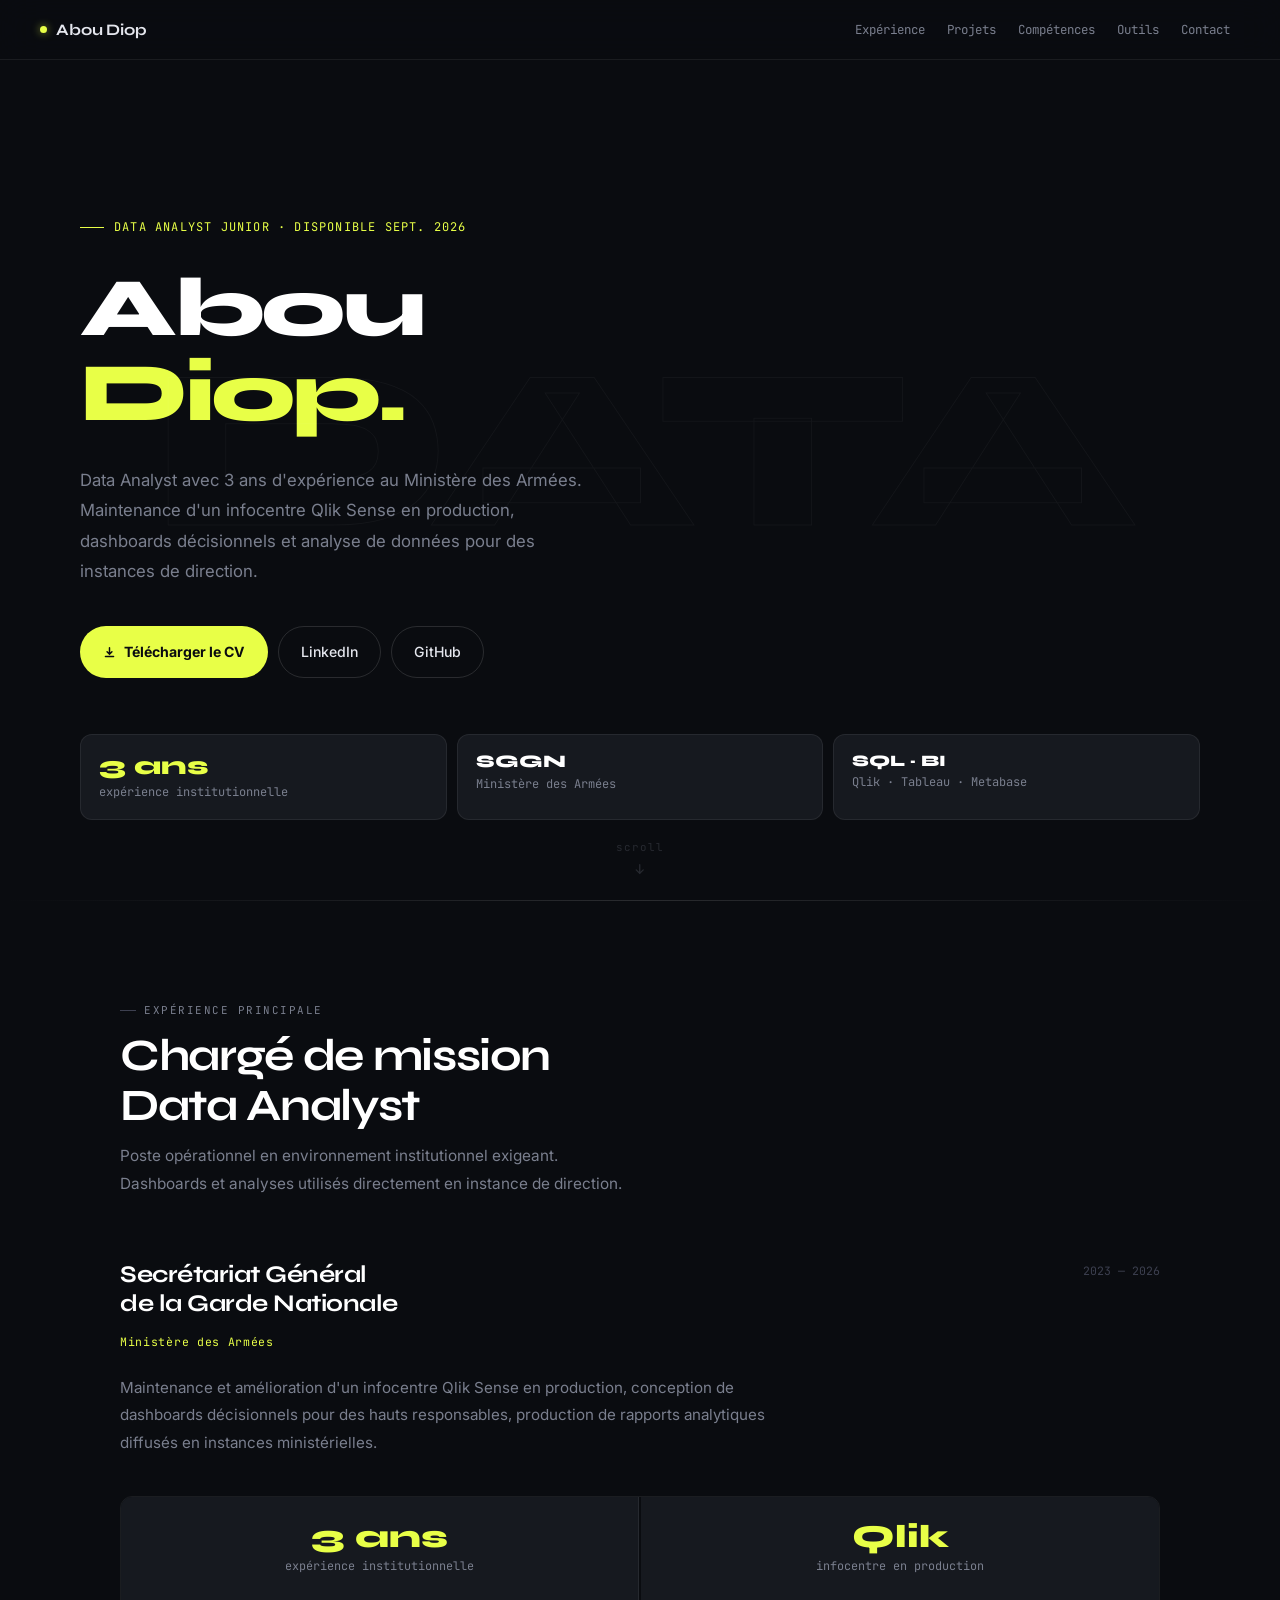
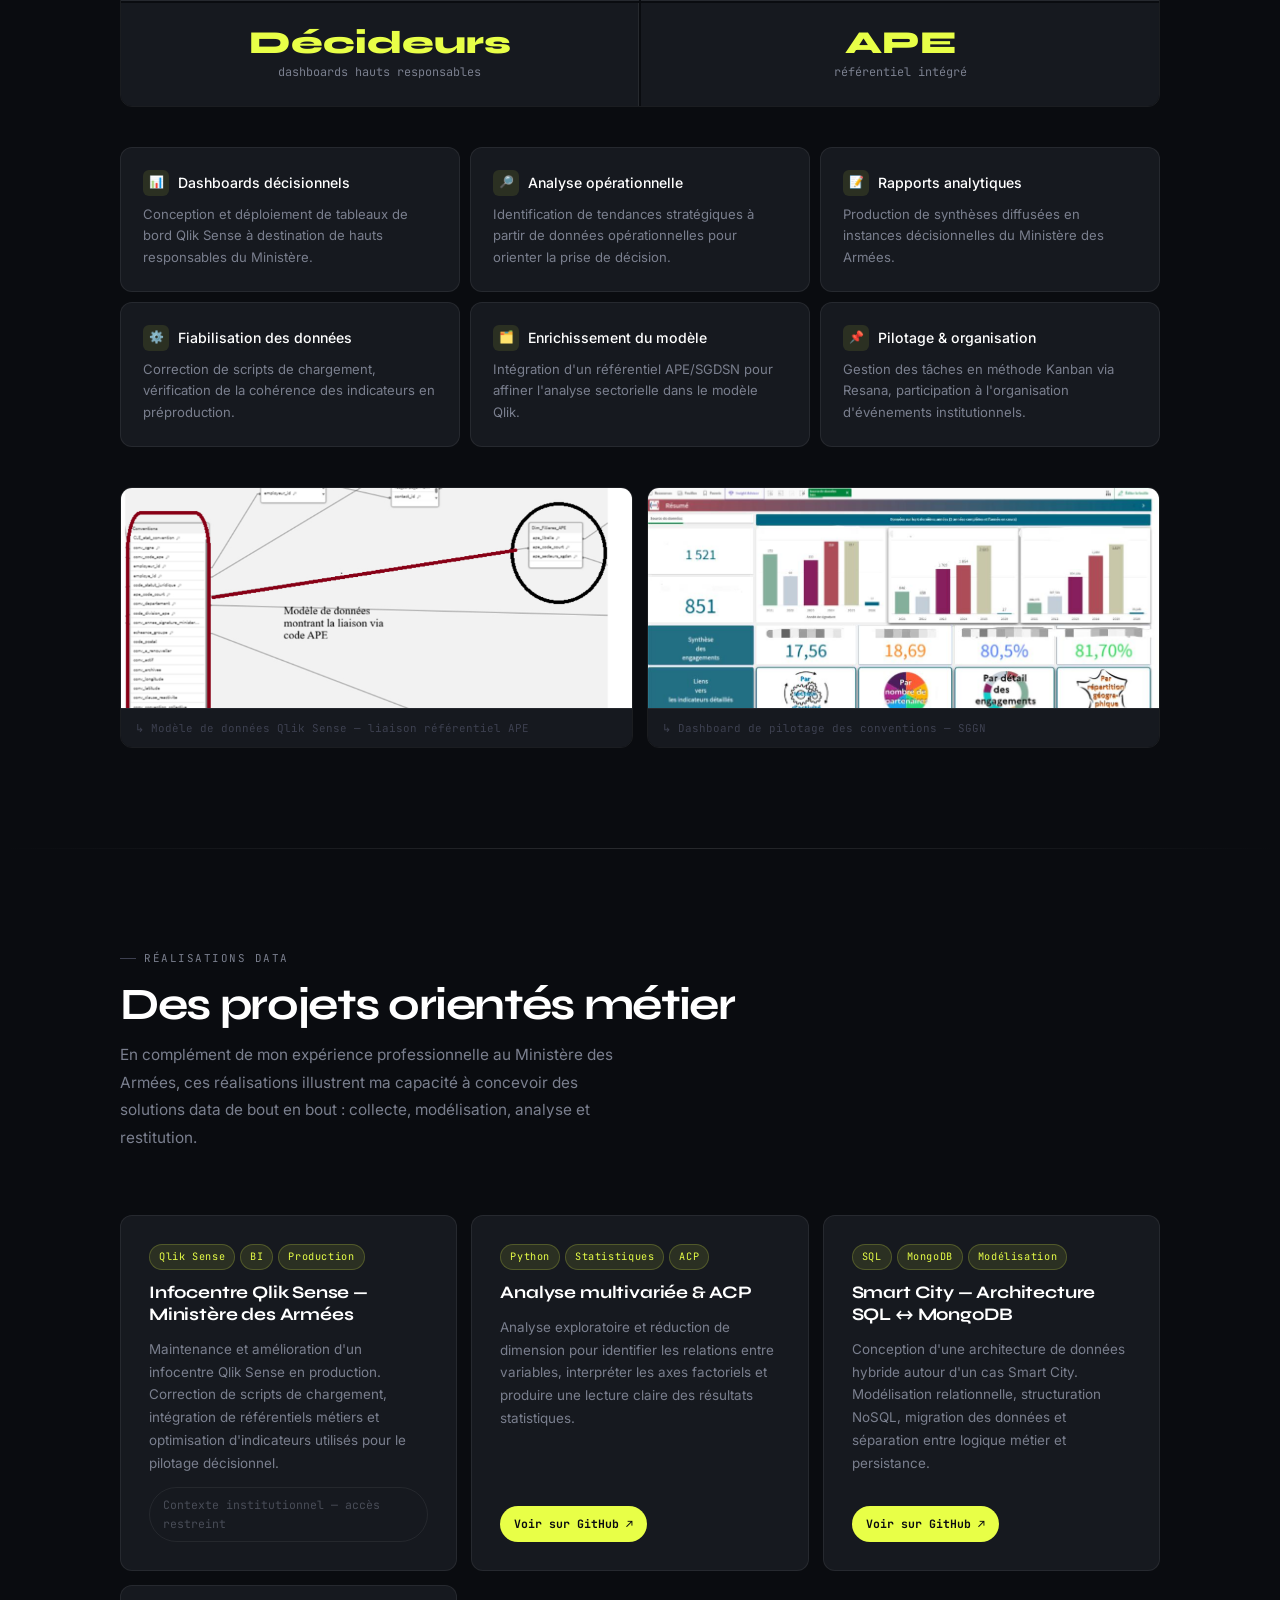
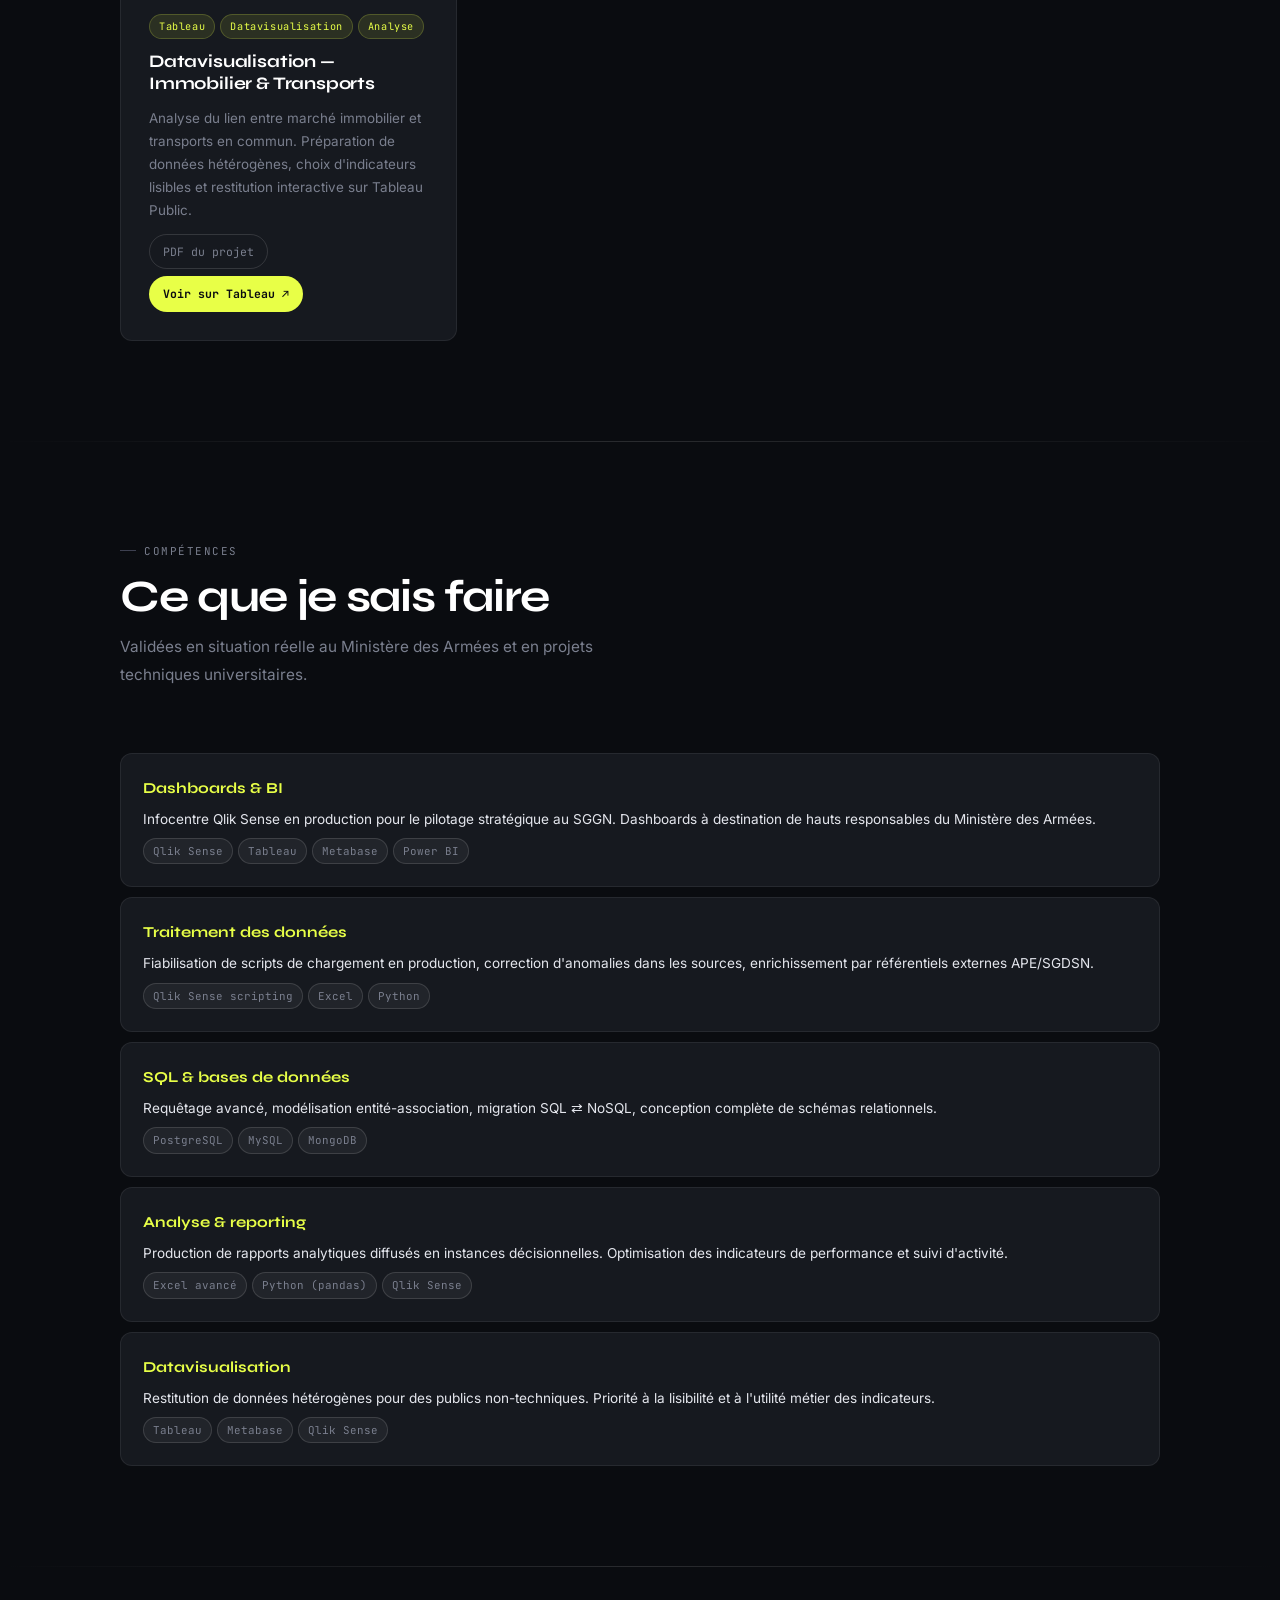
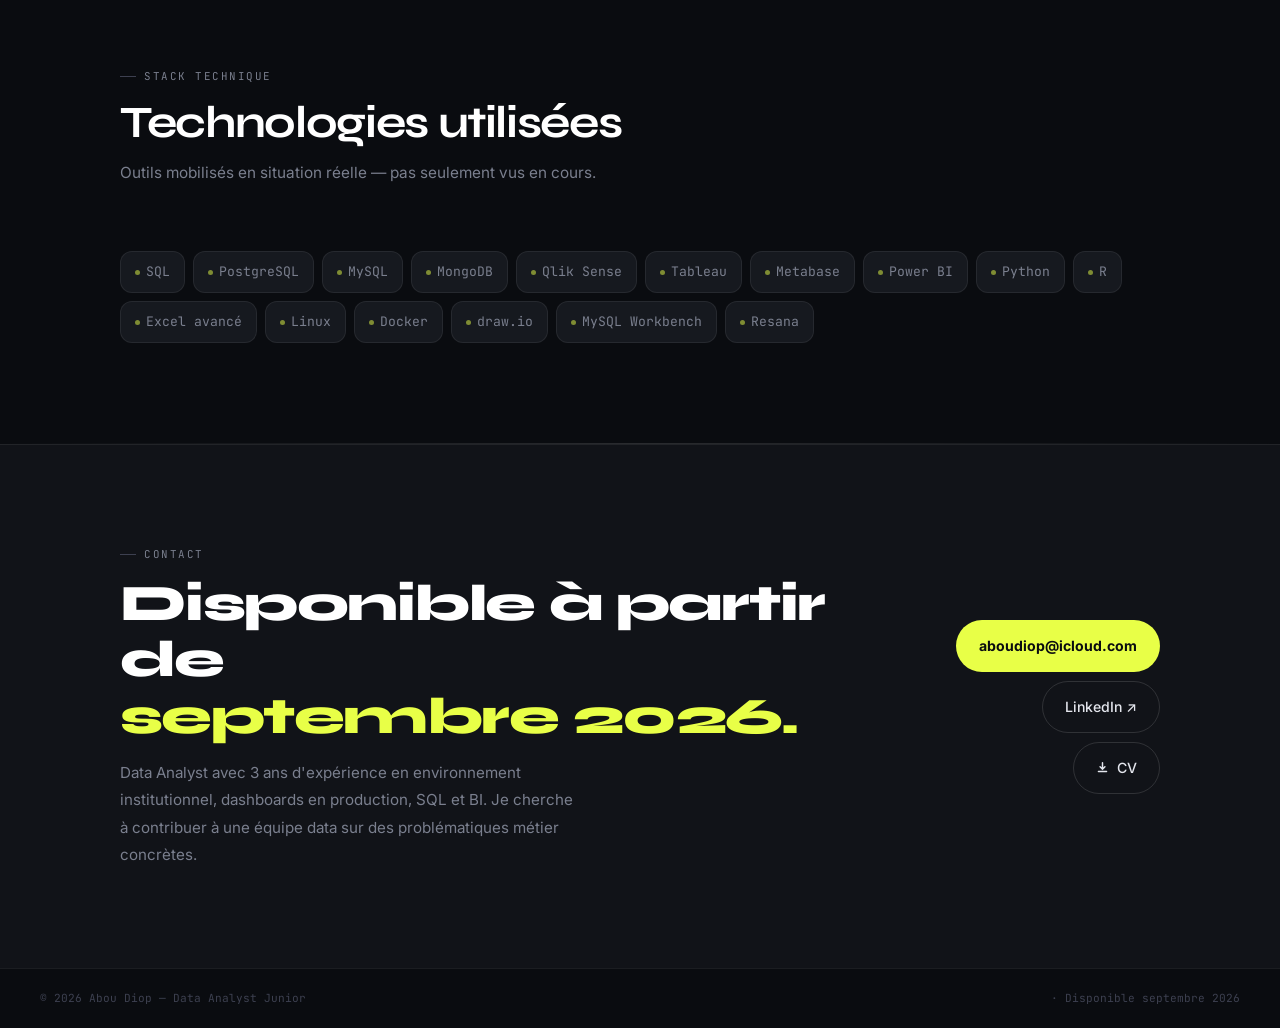
<file: index.html>
<!DOCTYPE html>
<html lang="fr">
<head>
<meta charset="UTF-8"/>
<meta name="viewport" content="width=device-width, initial-scale=1.0"/>
<title>Abou Diop — Data Analyst</title>
<meta name="description" content="Abou Diop, Data Analyst Junior. 3 ans au Ministère des Armées. Dashboards décisionnels, SQL, BI."/>
<link rel="preconnect" href="https://fonts.googleapis.com"/>
<link rel="preconnect" href="https://fonts.gstatic.com" crossorigin/>
<link href="https://fonts.googleapis.com/css2?family=Syne:wght@400;600;700;800&family=Inter:wght@300;400;500&family=JetBrains+Mono:wght@400;500&display=swap" rel="stylesheet"/>
<style>
*,*::before,*::after{box-sizing:border-box;margin:0;padding:0}
:root{
  --ink:#0a0c10;
  --ink2:#111318;
  --surface:#16191f;
  --border:rgba(255,255,255,.07);
  --border2:rgba(255,255,255,.13);
  --text:#e4e6ed;
  --muted:#7a7f8e;
  --faint:#3d4050;
  --accent:#e8ff47;
  --accent-rgb:232,255,71;
  --r:12px;
  --max:1120px;
  --mono:'JetBrains Mono',monospace;
  --sans:'Inter',sans-serif;
  --display:'Syne',sans-serif;
}
html{scroll-behavior:smooth}
body{
  font-family:var(--sans);
  font-size:16px;
  line-height:1.7;
  background:var(--ink);
  color:var(--text);
  overflow-x:hidden;
}
a{color:inherit;text-decoration:none}
img{display:block;max-width:100%;height:auto}

/* ── LAYOUT ── */
.wrap{max-width:var(--max);margin:0 auto;padding:0 clamp(16px,4vw,40px)}

/* ── NAV ── */
nav{
  position:fixed;top:0;left:0;right:0;z-index:100;
  padding:0 clamp(16px,4vw,40px);
  display:flex;align-items:center;justify-content:space-between;
  height:60px;
  background:rgba(10,12,16,.88);
  backdrop-filter:blur(20px);
  -webkit-backdrop-filter:blur(20px);
  border-bottom:1px solid var(--border);
}
.nav-brand{
  font-family:var(--display);font-size:1rem;font-weight:700;
  letter-spacing:-.01em;display:flex;align-items:center;gap:9px;
}
.nav-dot{
  width:7px;height:7px;border-radius:50%;background:var(--accent);
  box-shadow:0 0 8px rgba(var(--accent-rgb),.6);
  animation:blink 3s ease-in-out infinite;flex-shrink:0;
}
@keyframes blink{0%,100%{opacity:1}50%{opacity:.3}}
.nav-links{display:flex;gap:2px}
.nav-links a{
  font-size:.78rem;color:var(--muted);padding:6px 10px;
  border-radius:99px;font-family:var(--mono);
  transition:color .15s,background .15s;
}
.nav-links a:hover{color:var(--text);background:rgba(255,255,255,.06)}

/* ── HERO ── */
#hero{
  min-height:100svh;
  display:flex;flex-direction:column;justify-content:flex-end;
  padding:clamp(90px,15vw,130px) clamp(16px,4vw,40px) clamp(48px,8vw,80px);
  position:relative;overflow:hidden;
}
.hero-bg-text{
  position:absolute;top:50%;left:50%;
  transform:translate(-50%,-50%);
  font-family:var(--display);
  font-size:clamp(80px,18vw,260px);
  font-weight:800;color:transparent;
  -webkit-text-stroke:1px rgba(255,255,255,.04);
  white-space:nowrap;pointer-events:none;user-select:none;
  letter-spacing:-.04em;line-height:1;
}
.hero-content{max-width:var(--max);margin:0 auto;width:100%}
.hero-tag{
  font-family:var(--mono);font-size:clamp(.65rem,.8rem + .1vw,.75rem);
  color:var(--accent);letter-spacing:.1em;text-transform:uppercase;
  margin-bottom:clamp(18px,3vw,28px);
  display:flex;align-items:center;gap:10px;flex-wrap:wrap;
}
.hero-tag::before{content:'';width:24px;height:1px;background:var(--accent);flex-shrink:0}
h1{
  font-family:var(--display);
  font-size:clamp(2.6rem,8vw,5.2rem);
  font-weight:800;line-height:1.03;letter-spacing:-.04em;
  color:#fff;margin-bottom:clamp(16px,3vw,28px);
}
h1 em{font-style:normal;color:var(--accent)}
.hero-desc{
  font-size:clamp(.9rem,1rem + .1vw,1.05rem);
  color:var(--muted);max-width:520px;line-height:1.8;
  margin-bottom:clamp(28px,4vw,40px);
}
.hero-ctas{display:flex;flex-wrap:wrap;gap:10px;margin-bottom:clamp(36px,6vw,56px)}

/* STAT CARDS — horizontal scroll on tiny screens */
.hero-stats{
  display:grid;
  grid-template-columns:repeat(3,1fr);
  gap:10px;
}
.hero-stat{
  background:var(--surface);border:1px solid var(--border);
  border-radius:var(--r);padding:clamp(12px,2vw,18px);
  transition:border-color .2s;
}
.hero-stat:hover{border-color:var(--border2)}
.hero-stat-num{
  font-family:var(--display);font-weight:800;color:#fff;
  line-height:1;margin-bottom:5px;
  font-size:clamp(1.1rem,2.5vw,1.6rem);
}
.hsn-accent{color:var(--accent)}
.hero-stat-label{font-size:clamp(.68rem,.75rem,.82rem);color:var(--muted);line-height:1.45;font-family:var(--mono)}

/* SCROLL HINT */
.scroll-hint{
  position:absolute;bottom:24px;left:50%;transform:translateX(-50%);
  display:flex;flex-direction:column;align-items:center;gap:6px;
  opacity:.25;font-family:var(--mono);font-size:.68rem;letter-spacing:.1em;color:var(--muted);
  animation:float 2s ease-in-out infinite;
}
@keyframes float{0%,100%{transform:translateX(-50%) translateY(0)}50%{transform:translateX(-50%) translateY(5px)}}
.scroll-hint svg{width:14px;height:14px;stroke:var(--muted)}

/* BUTTONS */
.btn{
  display:inline-flex;align-items:center;gap:8px;
  padding:clamp(10px,1.5vw,13px) clamp(16px,2vw,22px);
  border-radius:99px;font-size:clamp(.8rem,.88rem,.92rem);font-weight:500;
  border:1px solid var(--border2);transition:all .18s;cursor:pointer;white-space:nowrap;
}
.btn:hover{transform:translateY(-1px)}
.btn-accent{background:var(--accent);color:var(--ink);border-color:transparent;font-weight:700}
.btn-accent:hover{background:#f0ff6a;box-shadow:0 0 28px rgba(var(--accent-rgb),.28)}
.btn-outline{background:transparent;color:var(--text)}
.btn-outline:hover{background:rgba(255,255,255,.06)}

/* SECTIONS */
section{padding:clamp(60px,8vw,100px) 0;position:relative}
.section-line{width:100%;height:1px;background:linear-gradient(90deg,transparent,var(--border2),transparent)}
.section-header{margin-bottom:clamp(36px,5vw,64px)}
.s-tag{
  font-family:var(--mono);font-size:.68rem;letter-spacing:.14em;
  text-transform:uppercase;color:var(--muted);margin-bottom:12px;
  display:flex;align-items:center;gap:8px;
}
.s-tag::before{content:'';width:16px;height:1px;background:var(--faint);flex-shrink:0}
h2{
  font-family:var(--display);font-size:clamp(1.6rem,3.5vw,2.8rem);
  font-weight:700;letter-spacing:-.03em;color:#fff;line-height:1.1;
}
.s-lead{margin-top:12px;font-size:clamp(.88rem,.96rem,1rem);color:var(--muted);max-width:520px;line-height:1.8}

/* EXPERIENCE */
.exp-meta{
  display:flex;align-items:flex-start;justify-content:space-between;
  flex-wrap:wrap;gap:12px;margin-bottom:20px;
}
.exp-org-name{
  font-family:var(--display);font-size:clamp(1.1rem,2.5vw,1.5rem);
  font-weight:700;color:#fff;letter-spacing:-.02em;line-height:1.2;margin-bottom:8px;
}
.exp-org-label{
  display:inline-flex;align-items:center;gap:6px;
  font-family:var(--mono);font-size:.72rem;color:var(--accent);letter-spacing:.06em;
}
.exp-period{font-family:var(--mono);font-size:.72rem;color:var(--faint);white-space:nowrap}
.exp-desc{font-size:clamp(.88rem,.95rem,1rem);color:var(--muted);line-height:1.8;margin-bottom:clamp(24px,4vw,40px);max-width:680px}

/* IMPACT ROW */
.impact-row{
  display:grid;
  grid-template-columns:repeat(2,1fr);
  gap:2px;margin-bottom:clamp(24px,4vw,40px);
  border-radius:var(--r);overflow:hidden;border:1px solid var(--border);
}
.impact-item{
  background:var(--surface);padding:clamp(16px,2.5vw,24px) clamp(14px,2vw,20px);
  text-align:center;border-right:1px solid var(--border);
  border-bottom:1px solid var(--border);transition:background .18s;
}
.impact-item:nth-child(2n){border-right:none}
.impact-item:nth-last-child(-n+2){border-bottom:none}
.impact-item:hover{background:#1c1f27}
.impact-num{
  font-family:var(--display);font-size:clamp(1.2rem,3vw,2rem);
  font-weight:800;color:var(--accent);line-height:1;margin-bottom:5px;
}
.impact-text{font-size:clamp(.68rem,.74rem,.8rem);color:var(--muted);line-height:1.5;font-family:var(--mono)}

/* MISSIONS */
.missions{
  display:grid;
  grid-template-columns:repeat(auto-fit,minmax(260px,1fr));
  gap:10px;margin-bottom:clamp(24px,4vw,40px);
}
.mission{
  background:var(--surface);border:1px solid var(--border);
  border-radius:var(--r);padding:clamp(16px,2vw,22px);
  transition:background .18s;
}
.mission:hover{background:#1c1f27}
.mission-head{display:flex;align-items:center;gap:9px;margin-bottom:8px}
.mission-icon{
  width:26px;height:26px;border-radius:6px;
  background:rgba(var(--accent-rgb),.1);
  display:flex;align-items:center;justify-content:center;
  font-size:12px;flex-shrink:0;
}
.mission-title{font-weight:500;font-size:.88rem;color:#fff}
.mission p{font-size:.82rem;color:var(--muted);line-height:1.65}

/* IMAGES */
.img-duo{display:grid;grid-template-columns:repeat(auto-fit,minmax(280px,1fr));gap:14px}
.img-card{border-radius:var(--r);overflow:hidden;border:1px solid var(--border)}
.img-card img{width:100%;height:clamp(160px,25vw,220px);object-fit:cover;display:block;transition:transform .4s ease}
.img-card:hover img{transform:scale(1.03)}
.img-cap{padding:10px 14px;font-family:var(--mono);font-size:.68rem;color:var(--faint);border-top:1px solid var(--border);background:var(--surface)}

/* PROJETS */
.projects{display:grid;grid-template-columns:repeat(auto-fit,minmax(min(100%,320px),1fr));gap:14px}
.pcard{
  background:var(--surface);border:1px solid var(--border);
  border-radius:var(--r);padding:clamp(18px,2.5vw,28px);
  display:flex;flex-direction:column;gap:12px;
  transition:border-color .2s,transform .2s;
  position:relative;overflow:hidden;
}
.pcard::before{
  content:'';position:absolute;inset:0;
  background:radial-gradient(500px at var(--mx,50%) var(--my,50%),rgba(var(--accent-rgb),.05),transparent 50%);
  pointer-events:none;opacity:0;transition:opacity .3s;
}
.pcard:hover{border-color:rgba(var(--accent-rgb),.25);transform:translateY(-2px)}
.pcard:hover::before{opacity:1}
.p-tags{display:flex;flex-wrap:wrap;gap:5px}
.p-tag{
  font-family:var(--mono);font-size:.64rem;letter-spacing:.06em;color:var(--accent);
  background:rgba(var(--accent-rgb),.1);border:1px solid rgba(var(--accent-rgb),.2);
  border-radius:99px;padding:3px 9px;
}
.pcard h3{
  font-family:var(--display);font-size:clamp(.95rem,1.1rem,1.15rem);
  font-weight:700;color:#fff;line-height:1.25;letter-spacing:-.01em;
}
.pcard p{font-size:.84rem;color:var(--muted);line-height:1.7;flex:1}
.p-links{display:flex;gap:7px;flex-wrap:wrap}
.p-link{
  font-family:var(--mono);font-size:.72rem;padding:7px 13px;
  border-radius:99px;border:1px solid var(--border2);color:var(--muted);
  transition:color .15s,border-color .15s;
}
.p-link:hover{color:var(--accent);border-color:rgba(var(--accent-rgb),.4)}
.p-link.prim{background:var(--accent);color:var(--ink);border-color:transparent;font-weight:700}
.p-link.prim:hover{background:#f0ff6a}

/* COMPÉTENCES — cartes sur mobile, tableau sur desktop */
.skills-cards{display:flex;flex-direction:column;gap:10px}
.skill-card{
  background:var(--surface);border:1px solid var(--border);
  border-radius:var(--r);padding:clamp(16px,2.5vw,22px);
  transition:background .18s;
}
.skill-card:hover{background:#1c1f27}
.skill-card-name{
  font-family:var(--display);font-weight:700;font-size:.95rem;
  color:var(--accent);margin-bottom:6px;
}
.skill-card-what{font-size:.85rem;color:var(--text);line-height:1.65;margin-bottom:8px}
.skill-card-tools{
  display:flex;flex-wrap:wrap;gap:5px;
}
.skill-tool-tag{
  font-family:var(--mono);font-size:.68rem;color:var(--muted);
  background:rgba(255,255,255,.05);border:1px solid var(--border2);
  border-radius:99px;padding:3px 9px;
}

/* TOOLS */
.tools-grid{display:flex;flex-wrap:wrap;gap:8px}
.tool{
  display:inline-flex;align-items:center;gap:6px;
  background:var(--surface);border:1px solid var(--border);
  border-radius:var(--r);padding:9px 14px;
  font-size:.82rem;color:var(--muted);font-family:var(--mono);
  transition:border-color .15s,color .15s,background .15s;
}
.tool:hover{border-color:rgba(var(--accent-rgb),.35);color:var(--text);background:#1c1f27}
.tool-dot{width:5px;height:5px;border-radius:50%;background:var(--accent);opacity:.5;flex-shrink:0}

/* VISION */
.vision-grid{display:grid;grid-template-columns:repeat(auto-fit,minmax(240px,1fr));gap:10px}
.v-card{
  background:var(--surface);border:1px solid var(--border);
  border-radius:var(--r);padding:clamp(20px,3vw,32px) clamp(18px,2.5vw,28px);
  transition:background .18s;
}
.v-card:hover{background:#1c1f27}
.v-num{
  font-family:var(--mono);font-size:2.5rem;font-weight:500;
  color:rgba(var(--accent-rgb),.15);line-height:1;margin-bottom:10px;
}
.v-card h3{font-family:var(--display);font-size:.98rem;font-weight:700;color:#fff;margin-bottom:12px}
.v-card ul{list-style:none;padding:0}
.v-card li{
  font-size:.82rem;color:var(--muted);padding:4px 0;
  padding-left:14px;position:relative;line-height:1.55;
}
.v-card li::before{content:'→';position:absolute;left:0;color:var(--faint);font-size:.75rem}

/* CONTACT */
#contact{background:var(--ink2);border-top:1px solid var(--border)}
.contact-grid{
  display:grid;
  grid-template-columns:1fr auto;
  gap:clamp(24px,5vw,60px);
  align-items:center;
}
.contact-headline{
  font-family:var(--display);font-size:clamp(1.6rem,4vw,3.2rem);
  font-weight:800;color:#fff;letter-spacing:-.03em;line-height:1.1;margin-bottom:14px;
}
.contact-headline span{color:var(--accent)}
.contact-sub{font-size:clamp(.88rem,.95rem,1rem);color:var(--muted);max-width:460px;line-height:1.8}
.contact-btns{display:flex;flex-direction:column;gap:9px;align-items:flex-end}

/* FOOTER */
footer{
  border-top:1px solid var(--border);padding:20px clamp(16px,4vw,40px);
  display:flex;justify-content:space-between;align-items:center;flex-wrap:wrap;gap:10px;
}
footer p{font-family:var(--mono);font-size:.7rem;color:var(--faint)}

/* REVEAL */
.reveal{
  opacity:0;transform:translateY(22px);
  transition:opacity .55s cubic-bezier(.16,1,.3,1),transform .55s cubic-bezier(.16,1,.3,1);
}
.reveal.visible{opacity:1;transform:none}

/* ── RESPONSIVE BREAKPOINTS ── */

/* Tablette (≤768px) */
@media(max-width:768px){
  .nav-links a:nth-child(n+4){display:none}
  .contact-grid{grid-template-columns:1fr}
  .contact-btns{align-items:flex-start;flex-direction:row;flex-wrap:wrap}
}

/* Mobile (≤560px) */
@media(max-width:560px){
  .nav-links{display:none}
  .hero-stats{grid-template-columns:1fr 1fr}
  .hero-stats .hero-stat:last-child{grid-column:span 2}
  .exp-meta{flex-direction:column;gap:6px}
  .exp-period{align-self:flex-start}
}

/* Très petit (≤380px) */
@media(max-width:380px){
  .hero-stats{grid-template-columns:1fr}
  .hero-stats .hero-stat:last-child{grid-column:span 1}
  .btn{padding:10px 14px;font-size:.78rem}
}
</style>
</head>
<body>

<nav>
  <div class="nav-brand">
    <span class="nav-dot"></span>
    Abou Diop
  </div>
  <div class="nav-links">
    <a href="#experience">Expérience</a>
    <a href="#projets">Projets</a>
    <a href="#competences">Compétences</a>
    <a href="#outils">Outils</a>
    <a href="#contact">Contact</a>
  </div>
</nav>

<!-- HERO -->
<section id="hero">
  <div class="hero-bg-text" aria-hidden="true">DATA</div>
  <div class="hero-content">
    <div class="hero-tag">Data Analyst Junior  · Disponible sept. 2026</div>
    <h1>Abou<br><em>Diop.</em></h1>
    <p class="hero-desc">Data Analyst avec 3 ans d'expérience au Ministère des Armées. Maintenance d'un infocentre Qlik Sense en production, dashboards décisionnels et analyse de données pour des instances de direction.</p>
    <div class="hero-ctas">
      <a href="CV_Data_diop.pdf" class="btn btn-accent">
        <svg width="13" height="13" viewBox="0 0 16 16" fill="none" stroke="currentColor" stroke-width="1.8" stroke-linecap="round"><path d="M8 2v8M5 7l3 3 3-3M3 13h10"/></svg>
        Télécharger le CV
      </a>
      <a href="https://www.linkedin.com/in/abou-diop-5aba9b26b/" target="_blank" rel="noreferrer" class="btn btn-outline">LinkedIn</a>
      <a href="https://github.com/abou750" target="_blank" rel="noreferrer" class="btn btn-outline">GitHub</a>
    </div>
    <div class="hero-stats">
      <div class="hero-stat">
        <div class="hero-stat-num hsn-accent">3 ans</div>
        <div class="hero-stat-label">expérience institutionnelle</div>
      </div>
      <div class="hero-stat">
        <div class="hero-stat-num" style="font-size:clamp(.9rem,1.8vw,1.1rem)">SGGN</div>
        <div class="hero-stat-label">Ministère des Armées</div>
      </div>
      <div class="hero-stat">
        <div class="hero-stat-num" style="font-size:clamp(.85rem,1.6vw,1rem)">SQL · BI</div>
        <div class="hero-stat-label">Qlik · Tableau · Metabase</div>
      </div>
    </div>
  </div>
  <div class="scroll-hint" aria-hidden="true">
    <span>scroll</span>
    <svg viewBox="0 0 16 16" fill="none" stroke-width="1.5" stroke-linecap="round"><path d="M8 3v10M4 9l4 4 4-4"/></svg>
  </div>
</section>

<div class="section-line"></div>

<!-- EXPERIENCE -->
<section id="experience">
  <div class="wrap">
    <div class="section-header reveal">
      <div class="s-tag">Expérience principale</div>
      <h2>Chargé de mission<br>Data Analyst</h2>
      <p class="s-lead">Poste opérationnel en environnement institutionnel exigeant. Dashboards et analyses utilisés directement en instance de direction.</p>
    </div>

    <div class="exp-meta reveal">
      <div>
        <div class="exp-org-name">Secrétariat Général<br>de la Garde Nationale</div>
        <div class="exp-org-label">Ministère des Armées</div>
      </div>
      <div class="exp-period">2023 — 2026</div>
    </div>

    <p class="exp-desc reveal">Maintenance et amélioration d'un infocentre Qlik Sense en production, conception de dashboards décisionnels pour des hauts responsables, production de rapports analytiques diffusés en instances ministérielles.</p>

    <div class="impact-row reveal">
      <div class="impact-item">
        <div class="impact-num">3 ans</div>
        <div class="impact-text">expérience institutionnelle</div>
      </div>
      <div class="impact-item">
        <div class="impact-num">Qlik</div>
        <div class="impact-text">infocentre en production</div>
      </div>
      <div class="impact-item">
        <div class="impact-num">Décideurs</div>
        <div class="impact-text">dashboards hauts responsables</div>
      </div>
      <div class="impact-item">
        <div class="impact-num">APE</div>
        <div class="impact-text">référentiel intégré</div>
      </div>
    </div>

    <div class="missions reveal">
      <div class="mission">
        <div class="mission-head"><div class="mission-icon">📊</div><div class="mission-title">Dashboards décisionnels</div></div>
        <p>Conception et déploiement de tableaux de bord Qlik Sense à destination de hauts responsables du Ministère.</p>
      </div>
      <div class="mission">
        <div class="mission-head"><div class="mission-icon">🔎</div><div class="mission-title">Analyse opérationnelle</div></div>
        <p>Identification de tendances stratégiques à partir de données opérationnelles pour orienter la prise de décision.</p>
      </div>
      <div class="mission">
        <div class="mission-head"><div class="mission-icon">📝</div><div class="mission-title">Rapports analytiques</div></div>
        <p>Production de synthèses diffusées en instances décisionnelles du Ministère des Armées.</p>
      </div>
      <div class="mission">
        <div class="mission-head"><div class="mission-icon">⚙️</div><div class="mission-title">Fiabilisation des données</div></div>
        <p>Correction de scripts de chargement, vérification de la cohérence des indicateurs en préproduction.</p>
      </div>
      <div class="mission">
        <div class="mission-head"><div class="mission-icon">🗂️</div><div class="mission-title">Enrichissement du modèle</div></div>
        <p>Intégration d'un référentiel APE/SGDSN pour affiner l'analyse sectorielle dans le modèle Qlik.</p>
      </div>
      <div class="mission">
        <div class="mission-head"><div class="mission-icon">📌</div><div class="mission-title">Pilotage & organisation</div></div>
        <p>Gestion des tâches en méthode Kanban via Resana, participation à l'organisation d'événements institutionnels.</p>
      </div>
    </div>

    <div class="img-duo reveal">
      <div class="img-card">
        <img src="modele_sggn.jpeg" alt="Modèle de données Qlik Sense SGGN" loading="lazy"/>
        <div class="img-cap">↳ Modèle de données Qlik Sense — liaison référentiel APE</div>
      </div>
      <div class="img-card">
        <img src="dashboard_qlik.jpeg" alt="Dashboard Qlik Sense pilotage conventions" loading="lazy"/>
        <div class="img-cap">↳ Dashboard de pilotage des conventions — SGGN</div>
      </div>
    </div>
  </div>
</section>

<div class="section-line"></div>

<!-- RÉALISATIONS DATA -->
<section id="projets">
  <div class="wrap">
    <div class="section-header reveal">
      <div class="s-tag">Réalisations Data</div>
      <h2>Des projets orientés métier</h2>
      <p class="s-lead">En complément de mon expérience professionnelle au Ministère des Armées, ces réalisations illustrent ma capacité à concevoir des solutions data de bout en bout : collecte, modélisation, analyse et restitution.</p>
    </div>
    <div class="projects reveal">
      <div class="pcard">
        <div class="p-tags"><span class="p-tag">Qlik Sense</span><span class="p-tag">BI</span><span class="p-tag">Production</span></div>
        <h3>Infocentre Qlik Sense — Ministère des Armées</h3>
        <p>Maintenance et amélioration d'un infocentre Qlik Sense en production. Correction de scripts de chargement, intégration de référentiels métiers et optimisation d'indicateurs utilisés pour le pilotage décisionnel.</p>
        <div class="p-links"><span class="p-link" style="cursor:default;opacity:.5">Contexte institutionnel — accès restreint</span></div>
      </div>
      <div class="pcard">
        <div class="p-tags"><span class="p-tag">Python</span><span class="p-tag">Statistiques</span><span class="p-tag">ACP</span></div>
        <h3>Analyse multivariée &amp; ACP</h3>
        <p>Analyse exploratoire et réduction de dimension pour identifier les relations entre variables, interpréter les axes factoriels et produire une lecture claire des résultats statistiques.</p>
        <div class="p-links">
          <a href="https://github.com/abou750/acp-regression-analysis" target="_blank" rel="noreferrer" class="p-link prim">Voir sur GitHub ↗</a>
        </div>
      </div>
      <div class="pcard">
        <div class="p-tags"><span class="p-tag">SQL</span><span class="p-tag">MongoDB</span><span class="p-tag">Modélisation</span></div>
        <h3>Smart City — Architecture SQL ↔ MongoDB</h3>
        <p>Conception d'une architecture de données hybride autour d'un cas Smart City. Modélisation relationnelle, structuration NoSQL, migration des données et séparation entre logique métier et persistance.</p>
        <div class="p-links">
          <a href="https://github.com/abou750/smart-city-sql-mongodb" target="_blank" rel="noreferrer" class="p-link prim">Voir sur GitHub ↗</a>
        </div>
      </div>
      <div class="pcard">
        <div class="p-tags"><span class="p-tag">Tableau</span><span class="p-tag">Datavisualisation</span><span class="p-tag">Analyse</span></div>
        <h3>Datavisualisation — Immobilier &amp; Transports</h3>
        <p>Analyse du lien entre marché immobilier et transports en commun. Préparation de données hétérogènes, choix d'indicateurs lisibles et restitution interactive sur Tableau Public.</p>
        <div class="p-links">
          <a href="Projet_dataviz1.pdf" class="p-link">PDF du projet</a>
          <a href="https://public.tableau.com/views/AbouNeilSelim/Existetilunerelationentrelimmobilieretlestransportsencommun" target="_blank" rel="noreferrer" class="p-link prim">Voir sur Tableau ↗</a>
        </div>
      </div>
    </div>
  </div>
</section>

<div class="section-line"></div>

<!-- COMPÉTENCES — cartes au lieu du tableau -->
<section id="competences">
  <div class="wrap">
    <div class="section-header reveal">
      <div class="s-tag">Compétences</div>
      <h2>Ce que je sais faire</h2>
      <p class="s-lead">Validées en situation réelle au Ministère des Armées et en projets techniques universitaires.</p>
    </div>
    <div class="skills-cards reveal">
      <div class="skill-card">
        <div class="skill-card-name">Dashboards &amp; BI</div>
        <div class="skill-card-what">Infocentre Qlik Sense en production pour le pilotage stratégique au SGGN. Dashboards à destination de hauts responsables du Ministère des Armées.</div>
        <div class="skill-card-tools">
          <span class="skill-tool-tag">Qlik Sense</span><span class="skill-tool-tag">Tableau</span><span class="skill-tool-tag">Metabase</span><span class="skill-tool-tag">Power BI</span>
        </div>
      </div>
      <div class="skill-card">
        <div class="skill-card-name">Traitement des données</div>
        <div class="skill-card-what">Fiabilisation de scripts de chargement en production, correction d'anomalies dans les sources, enrichissement par référentiels externes APE/SGDSN.</div>
        <div class="skill-card-tools">
          <span class="skill-tool-tag">Qlik Sense scripting</span><span class="skill-tool-tag">Excel</span><span class="skill-tool-tag">Python</span>
        </div>
      </div>
      <div class="skill-card">
        <div class="skill-card-name">SQL &amp; bases de données</div>
        <div class="skill-card-what">Requêtage avancé, modélisation entité-association, migration SQL ⇄ NoSQL, conception complète de schémas relationnels.</div>
        <div class="skill-card-tools">
          <span class="skill-tool-tag">PostgreSQL</span><span class="skill-tool-tag">MySQL</span><span class="skill-tool-tag">MongoDB</span>
        </div>
      </div>
      <div class="skill-card">
        <div class="skill-card-name">Analyse &amp; reporting</div>
        <div class="skill-card-what">Production de rapports analytiques diffusés en instances décisionnelles. Optimisation des indicateurs de performance et suivi d'activité.</div>
        <div class="skill-card-tools">
          <span class="skill-tool-tag">Excel avancé</span><span class="skill-tool-tag">Python (pandas)</span><span class="skill-tool-tag">Qlik Sense</span>
        </div>
      </div>
      <div class="skill-card">
        <div class="skill-card-name">Datavisualisation</div>
        <div class="skill-card-what">Restitution de données hétérogènes pour des publics non-techniques. Priorité à la lisibilité et à l'utilité métier des indicateurs.</div>
        <div class="skill-card-tools">
          <span class="skill-tool-tag">Tableau</span><span class="skill-tool-tag">Metabase</span><span class="skill-tool-tag">Qlik Sense</span>
        </div>
      </div>
    </div>
  </div>
</section>

<div class="section-line"></div>

<!-- OUTILS -->
<section id="outils">
  <div class="wrap">
    <div class="section-header reveal">
      <div class="s-tag">Stack technique</div>
      <h2>Technologies utilisées</h2>
      <p class="s-lead">Outils mobilisés en situation réelle — pas seulement vus en cours.</p>
    </div>
    <div class="tools-grid reveal">
      <span class="tool"><span class="tool-dot"></span>SQL</span>
      <span class="tool"><span class="tool-dot"></span>PostgreSQL</span>
      <span class="tool"><span class="tool-dot"></span>MySQL</span>
      <span class="tool"><span class="tool-dot"></span>MongoDB</span>
      <span class="tool"><span class="tool-dot"></span>Qlik Sense</span>
      <span class="tool"><span class="tool-dot"></span>Tableau</span>
      <span class="tool"><span class="tool-dot"></span>Metabase</span>
      <span class="tool"><span class="tool-dot"></span>Power BI</span>
      <span class="tool"><span class="tool-dot"></span>Python</span>
      <span class="tool"><span class="tool-dot"></span>R</span>
      <span class="tool"><span class="tool-dot"></span>Excel avancé</span>
      <span class="tool"><span class="tool-dot"></span>Linux</span>
      <span class="tool"><span class="tool-dot"></span>Docker</span>
      <span class="tool"><span class="tool-dot"></span>draw.io</span>
      <span class="tool"><span class="tool-dot"></span>MySQL Workbench</span>
      <span class="tool"><span class="tool-dot"></span>Resana</span>
    </div>
  </div>
</section>

<div class="section-line"></div>

<!-- CONTACT -->
<section id="contact">
  <div class="wrap">
    <div class="contact-grid reveal">
      <div>
        <div class="s-tag">Contact</div>
        <div class="contact-headline">Disponible à partir de<br><span>septembre 2026.</span></div>
        <p class="contact-sub">Data Analyst avec 3 ans d'expérience en environnement institutionnel, dashboards en production, SQL et BI. Je cherche à contribuer à une équipe data sur des problématiques métier concrètes.</p>
      </div>
      <div class="contact-btns">
        <a href="mailto:aboudiop@icloud.com" class="btn btn-accent">aboudiop@icloud.com</a>
        <a href="https://www.linkedin.com/in/abou-diop-5aba9b26b/" target="_blank" rel="noreferrer" class="btn btn-outline">LinkedIn ↗</a>
        <a href="CV_Data_diop.pdf" class="btn btn-outline">
          <svg width="13" height="13" viewBox="0 0 16 16" fill="none" stroke="currentColor" stroke-width="1.8" stroke-linecap="round"><path d="M8 2v8M5 7l3 3 3-3M3 13h10"/></svg>
          CV
        </a>
      </div>
    </div>
  </div>
</section>

<footer>
  <p>© 2026 Abou Diop — Data Analyst Junior</p>
  <p>· Disponible septembre 2026</p>
</footer>

<script>
const obs = new IntersectionObserver(entries => {
  entries.forEach(e => {
    if(e.isIntersecting){ e.target.classList.add('visible'); obs.unobserve(e.target); }
  });
}, {threshold:0.08, rootMargin:'0px 0px -30px 0px'});

document.querySelectorAll('.reveal').forEach((el,i) => {
  el.style.transitionDelay = (i % 3 * 0.06) + 's';
  obs.observe(el);
});

document.querySelectorAll('.pcard').forEach(card => {
  card.addEventListener('mousemove', e => {
    const r = card.getBoundingClientRect();
    card.style.setProperty('--mx', (e.clientX - r.left) + 'px');
    card.style.setProperty('--my', (e.clientY - r.top) + 'px');
  });
});
</script>
</body>
</html>
</file>
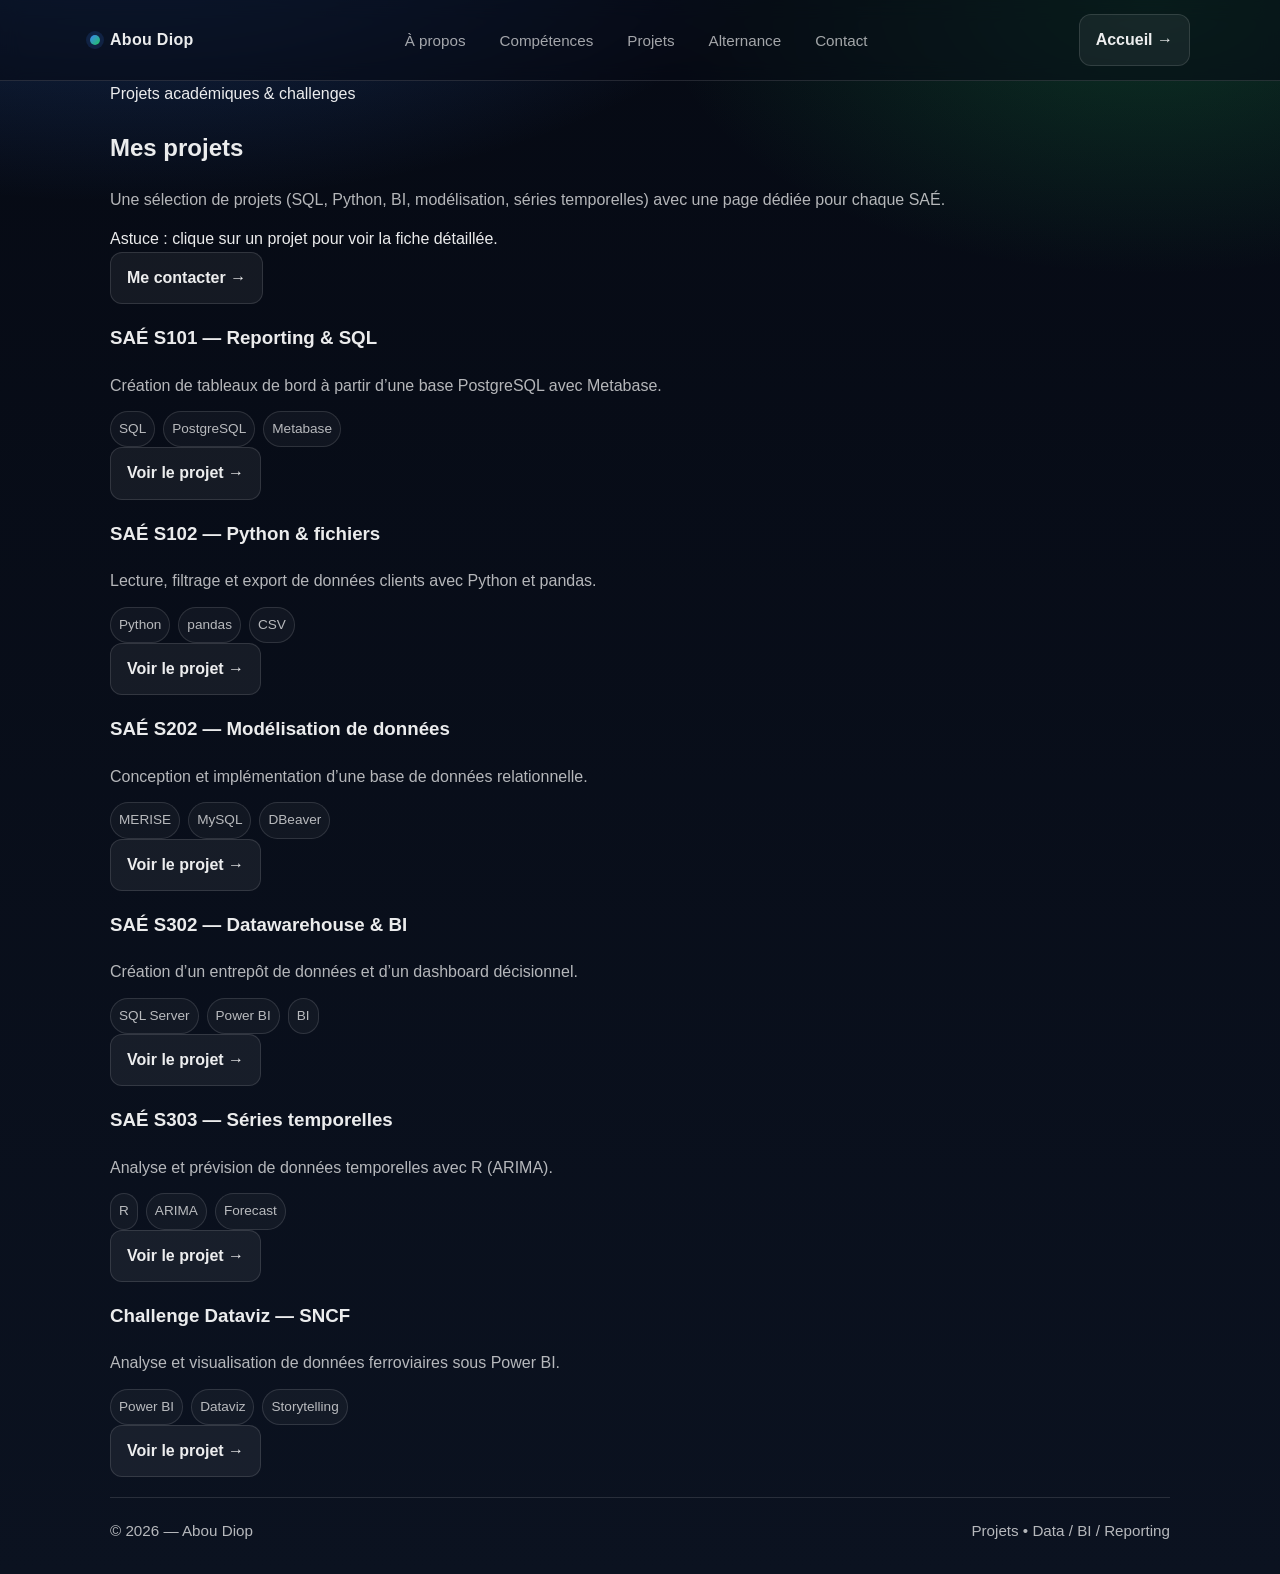
<file: projets.html>
<!DOCTYPE html>
<html lang="fr">
<head>
  <meta charset="UTF-8" />
  <meta name="viewport" content="width=device-width, initial-scale=1.0" />
  <title>Mes projets – Abou Diop</title>
  <link rel="stylesheet" href="style.css">
</head>

<body>
  <div class="topbar">
    <div class="container inner">
      <a class="brand" href="index.html">
        <span class="dot"></span>
        <span>Abou Diop</span>
      </a>

      <nav>
        <a href="index.html#apropos">À propos</a>
        <a href="index.html#competences">Compétences</a>
        <a href="projets.html">Projets</a>
        <a href="alternance.html">Alternance</a>
        <a href="index.html#contact">Contact</a>
      </nav>

      <a class="btn btn-ghost" href="index.html">Accueil →</a>
    </div>
  </div>

  <main class="container">
    <section class="pagehead">
      <div class="wrap">
        <div class="kicker">Projets académiques & challenges</div>
        <h1>Mes projets</h1>
        <p class="subtitle">
          Une sélection de projets (SQL, Python, BI, modélisation, séries temporelles) avec une page dédiée pour chaque SAÉ.
        </p>
      </div>
    </section>

    <div class="toolbar">
      <div>Astuce : clique sur un projet pour voir la fiche détaillée.</div>
      <a class="btn btn-ghost" href="index.html#contact">Me contacter →</a>
    </div>

    <section class="projects">

      <article class="project-card">
        <h3>SAÉ S101 — Reporting & SQL</h3>
        <p>Création de tableaux de bord à partir d’une base PostgreSQL avec Metabase.</p>
        <div class="meta">
          <span class="tag">SQL</span><span class="tag">PostgreSQL</span><span class="tag">Metabase</span>
        </div>
        <div class="actions">
          <a class="btn btn-ghost" href="sae101.html">Voir le projet →</a>
        </div>
      </article>

      <article class="project-card">
        <h3>SAÉ S102 — Python & fichiers</h3>
        <p>Lecture, filtrage et export de données clients avec Python et pandas.</p>
        <div class="meta">
          <span class="tag">Python</span><span class="tag">pandas</span><span class="tag">CSV</span>
        </div>
        <div class="actions">
          <a class="btn btn-ghost" href="sae102.html">Voir le projet →</a>
        </div>
      </article>

      <article class="project-card">
        <h3>SAÉ S202 — Modélisation de données</h3>
        <p>Conception et implémentation d’une base de données relationnelle.</p>
        <div class="meta">
          <span class="tag">MERISE</span><span class="tag">MySQL</span><span class="tag">DBeaver</span>
        </div>
        <div class="actions">
          <a class="btn btn-ghost" href="sae202.html">Voir le projet →</a>
        </div>
      </article>

      <article class="project-card">
        <h3>SAÉ S302 — Datawarehouse & BI</h3>
        <p>Création d’un entrepôt de données et d’un dashboard décisionnel.</p>
        <div class="meta">
          <span class="tag">SQL Server</span><span class="tag">Power BI</span><span class="tag">BI</span>
        </div>
        <div class="actions">
          <a class="btn btn-ghost" href="sae302.html">Voir le projet →</a>
        </div>
      </article>

      <article class="project-card">
        <h3>SAÉ S303 — Séries temporelles</h3>
        <p>Analyse et prévision de données temporelles avec R (ARIMA).</p>
        <div class="meta">
          <span class="tag">R</span><span class="tag">ARIMA</span><span class="tag">Forecast</span>
        </div>
        <div class="actions">
          <a class="btn btn-ghost" href="sae303.html">Voir le projet →</a>
        </div>
      </article>

      <article class="project-card">
        <h3>Challenge Dataviz — SNCF</h3>
        <p>Analyse et visualisation de données ferroviaires sous Power BI.</p>
        <div class="meta">
          <span class="tag">Power BI</span><span class="tag">Dataviz</span><span class="tag">Storytelling</span>
        </div>
        <div class="actions">
          <!-- IMPORTANT : ton fichier est sncf.htm -->
          <a class="btn btn-ghost" href="sncf.htm">Voir le projet →</a>
        </div>
      </article>

    </section>

    <footer>
      <div class="footer-inner">
        <div>© 2026 — Abou Diop</div>
        <div>Projets • Data / BI / Reporting</div>
      </div>
    </footer>
  </main>
</body>
</html>
</file>
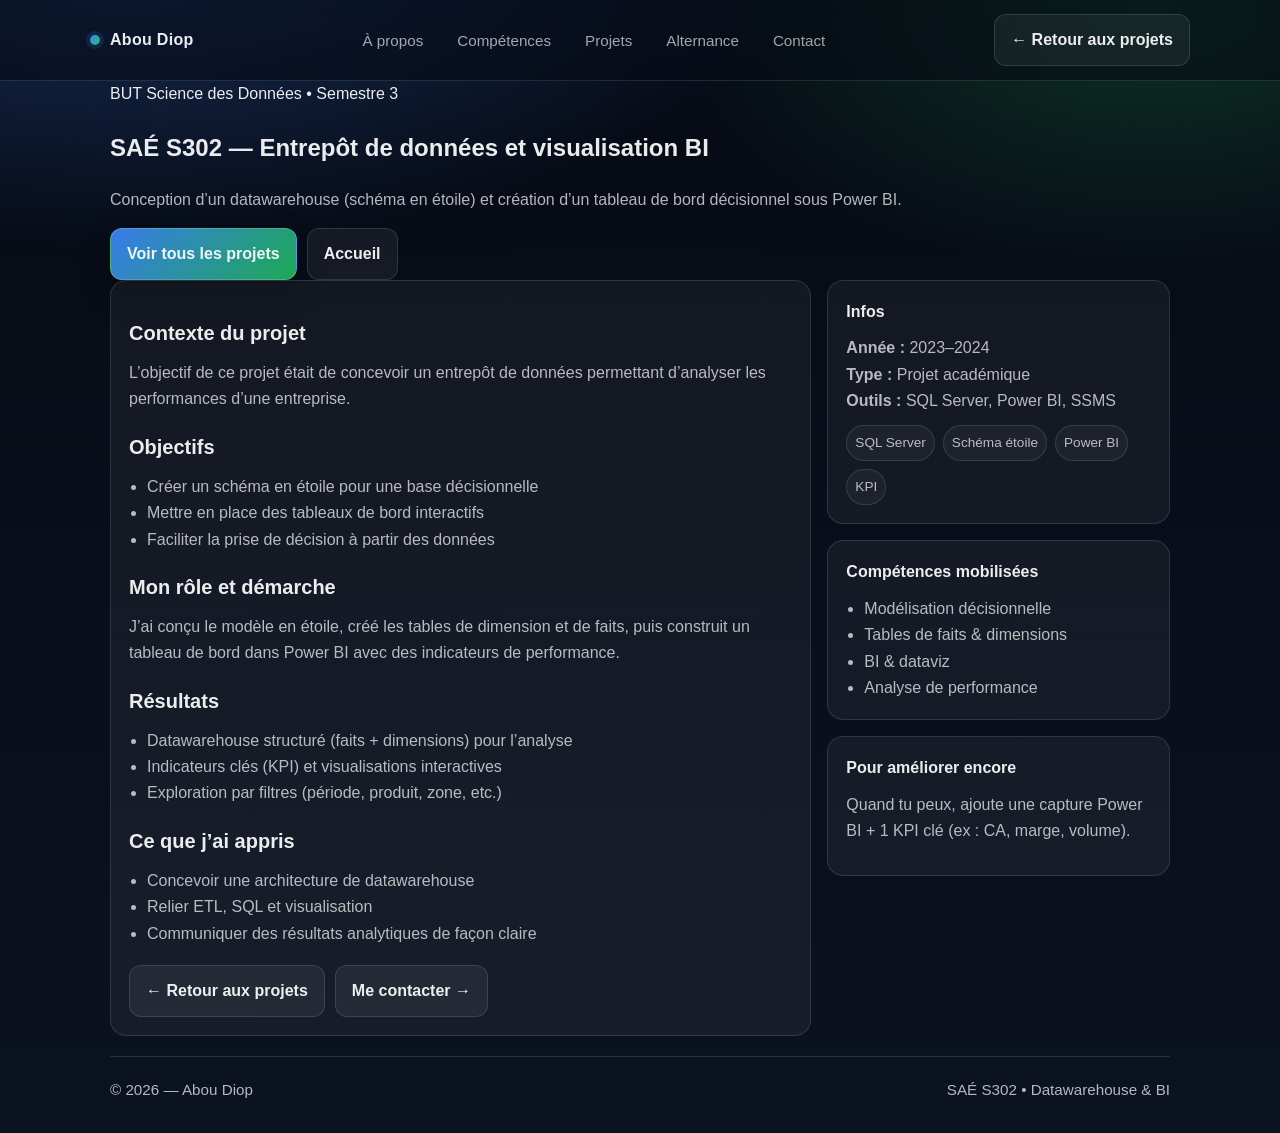
<file: sae302.html>
<!DOCTYPE html>
<html lang="fr">
<head>
  <meta charset="UTF-8" />
  <meta name="viewport" content="width=device-width, initial-scale=1.0" />
  <title>SAÉ S302 – Datawarehouse & BI</title>
  <link rel="stylesheet" href="style.css">
</head>

<body>
  <div class="topbar">
    <div class="container inner">
      <a class="brand" href="index.html">
        <span class="dot"></span>
        <span>Abou Diop</span>
      </a>

      <nav>
        <a href="index.html#apropos">À propos</a>
        <a href="index.html#competences">Compétences</a>
        <a href="projets.html">Projets</a>
        <a href="alternance.html">Alternance</a>
        <a href="index.html#contact">Contact</a>
      </nav>

      <a class="btn btn-ghost" href="projets.html">← Retour aux projets</a>
    </div>
  </div>

  <main class="container">
    <section class="pagehead">
      <div class="wrap">
        <div class="kicker">BUT Science des Données • Semestre 3</div>
        <h1>SAÉ S302 — Entrepôt de données et visualisation BI</h1>
        <p class="subtitle">
          Conception d’un datawarehouse (schéma en étoile) et création d’un tableau de bord décisionnel sous Power BI.
        </p>

        <div style="margin-top:14px; display:flex; gap:10px; flex-wrap:wrap;">
          <a class="btn btn-primary" href="projets.html">Voir tous les projets</a>
          <a class="btn btn-ghost" href="index.html">Accueil</a>
        </div>
      </div>
    </section>

    <section class="grid">
      <!-- Main content -->
      <article class="card">
        <h2>Contexte du projet</h2>
        <p>
          L’objectif de ce projet était de concevoir un entrepôt de données
          permettant d’analyser les performances d’une entreprise.
        </p>

        <h2>Objectifs</h2>
        <ul>
          <li>Créer un schéma en étoile pour une base décisionnelle</li>
          <li>Mettre en place des tableaux de bord interactifs</li>
          <li>Faciliter la prise de décision à partir des données</li>
        </ul>

        <h2>Mon rôle et démarche</h2>
        <p>
          J’ai conçu le modèle en étoile, créé les tables de dimension
          et de faits, puis construit un tableau de bord dans Power BI
          avec des indicateurs de performance.
        </p>

        <h2>Résultats</h2>
        <ul>
          <li>Datawarehouse structuré (faits + dimensions) pour l’analyse</li>
          <li>Indicateurs clés (KPI) et visualisations interactives</li>
          <li>Exploration par filtres (période, produit, zone, etc.)</li>
        </ul>

        <h2>Ce que j’ai appris</h2>
        <ul>
          <li>Concevoir une architecture de datawarehouse</li>
          <li>Relier ETL, SQL et visualisation</li>
          <li>Communiquer des résultats analytiques de façon claire</li>
        </ul>

        <div style="margin-top:18px; display:flex; gap:10px; flex-wrap:wrap;">
          <a class="btn btn-ghost" href="projets.html">← Retour aux projets</a>
          <a class="btn btn-ghost" href="index.html#contact">Me contacter →</a>
        </div>
      </article>

      <!-- Sidebar -->
      <aside class="side">
        <div class="mini">
          <strong>Infos</strong>
          <div style="margin-top:10px; color: var(--muted);">
            <div><b>Année :</b> 2023–2024</div>
            <div><b>Type :</b> Projet académique</div>
            <div><b>Outils :</b> SQL Server, Power BI, SSMS</div>
          </div>
          <div class="meta">
            <span class="tag">SQL Server</span>
            <span class="tag">Schéma étoile</span>
            <span class="tag">Power BI</span>
            <span class="tag">KPI</span>
          </div>
        </div>

        <div class="mini">
          <strong>Compétences mobilisées</strong>
          <ul style="margin-top:10px;">
            <li>Modélisation décisionnelle</li>
            <li>Tables de faits & dimensions</li>
            <li>BI & dataviz</li>
            <li>Analyse de performance</li>
          </ul>
        </div>

        <div class="mini">
          <strong>Pour améliorer encore</strong>
          <p style="margin-top:10px;">
            Quand tu peux, ajoute une capture Power BI + 1 KPI clé (ex : CA, marge, volume).
          </p>
        </div>
      </aside>
    </section>

    <footer>
      <div class="footer-inner">
        <div>© 2026 — Abou Diop</div>
        <div>SAÉ S302 • Datawarehouse & BI</div>
      </div>
    </footer>
  </main>
</body>
</html>
</file>
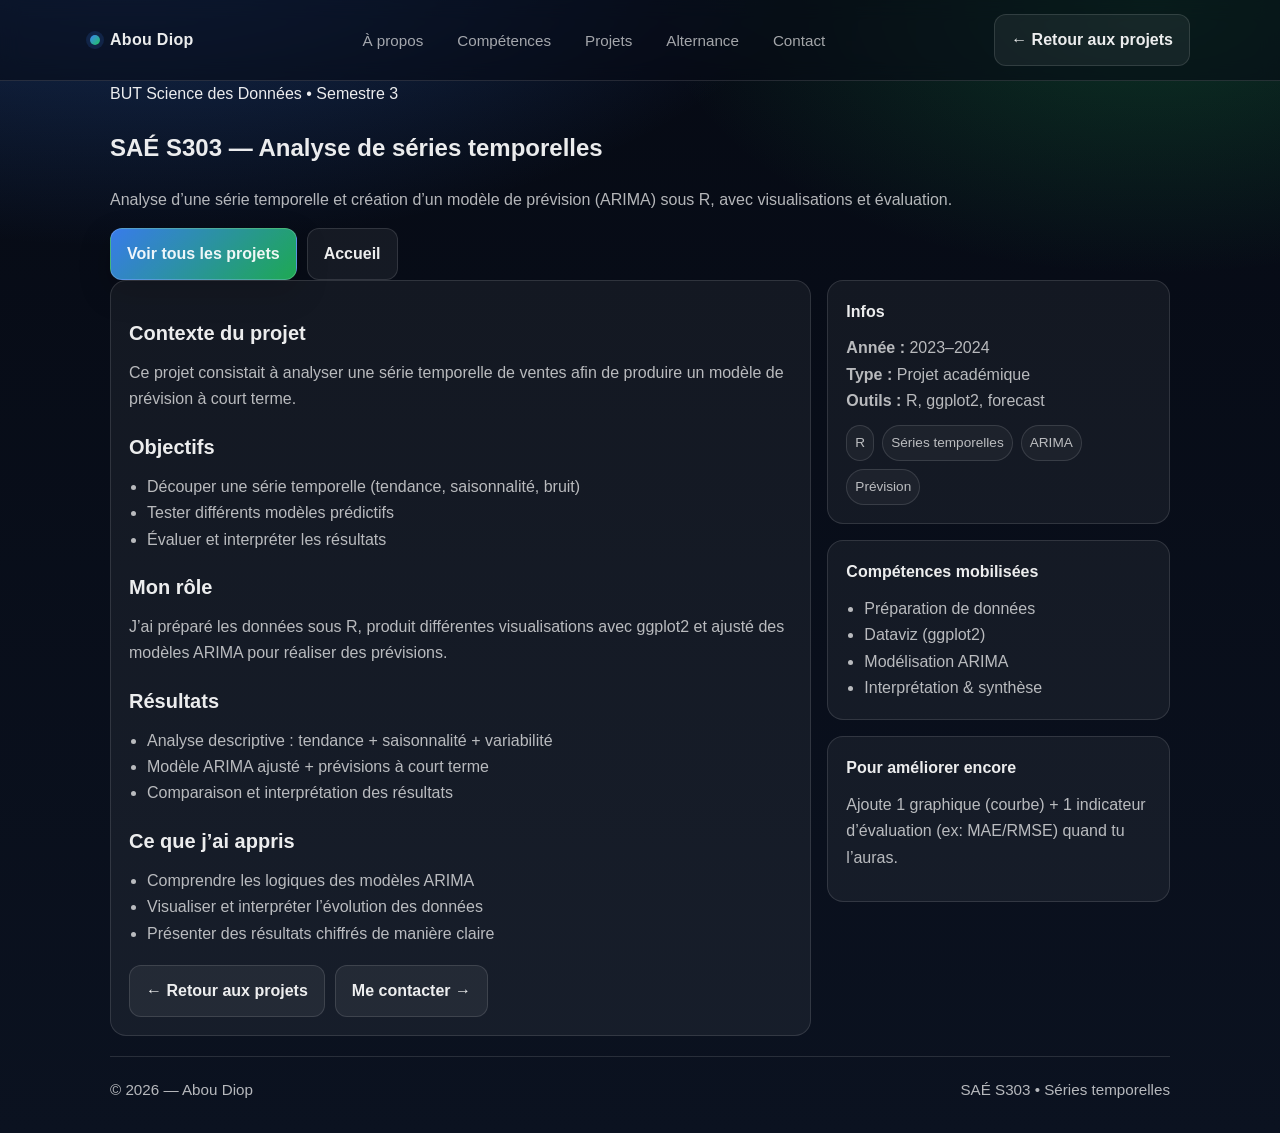
<file: sae303.html>
<!DOCTYPE html>
<html lang="fr">
<head>
  <meta charset="UTF-8" />
  <meta name="viewport" content="width=device-width, initial-scale=1.0" />
  <title>SAÉ S303 – Séries temporelles</title>
  <link rel="stylesheet" href="style.css">
</head>

<body>
  <div class="topbar">
    <div class="container inner">
      <a class="brand" href="index.html">
        <span class="dot"></span>
        <span>Abou Diop</span>
      </a>

      <nav>
        <a href="index.html#apropos">À propos</a>
        <a href="index.html#competences">Compétences</a>
        <a href="projets.html">Projets</a>
        <a href="alternance.html">Alternance</a>
        <a href="index.html#contact">Contact</a>
      </nav>

      <a class="btn btn-ghost" href="projets.html">← Retour aux projets</a>
    </div>
  </div>

  <main class="container">
    <section class="pagehead">
      <div class="wrap">
        <div class="kicker">BUT Science des Données • Semestre 3</div>
        <h1>SAÉ S303 — Analyse de séries temporelles</h1>
        <p class="subtitle">
          Analyse d’une série temporelle et création d’un modèle de prévision (ARIMA) sous R, avec visualisations et évaluation.
        </p>

        <div style="margin-top:14px; display:flex; gap:10px; flex-wrap:wrap;">
          <a class="btn btn-primary" href="projets.html">Voir tous les projets</a>
          <a class="btn btn-ghost" href="index.html">Accueil</a>
        </div>
      </div>
    </section>

    <section class="grid">
      <!-- Main content -->
      <article class="card">
        <h2>Contexte du projet</h2>
        <p>
          Ce projet consistait à analyser une série temporelle de ventes afin de
          produire un modèle de prévision à court terme.
        </p>

        <h2>Objectifs</h2>
        <ul>
          <li>Découper une série temporelle (tendance, saisonnalité, bruit)</li>
          <li>Tester différents modèles prédictifs</li>
          <li>Évaluer et interpréter les résultats</li>
        </ul>

        <h2>Mon rôle</h2>
        <p>
          J’ai préparé les données sous R, produit différentes visualisations avec ggplot2
          et ajusté des modèles ARIMA pour réaliser des prévisions.
        </p>

        <h2>Résultats</h2>
        <ul>
          <li>Analyse descriptive : tendance + saisonnalité + variabilité</li>
          <li>Modèle ARIMA ajusté + prévisions à court terme</li>
          <li>Comparaison et interprétation des résultats</li>
        </ul>

        <h2>Ce que j’ai appris</h2>
        <ul>
          <li>Comprendre les logiques des modèles ARIMA</li>
          <li>Visualiser et interpréter l’évolution des données</li>
          <li>Présenter des résultats chiffrés de manière claire</li>
        </ul>

        <div style="margin-top:18px; display:flex; gap:10px; flex-wrap:wrap;">
          <a class="btn btn-ghost" href="projets.html">← Retour aux projets</a>
          <a class="btn btn-ghost" href="index.html#contact">Me contacter →</a>
        </div>
      </article>

      <!-- Sidebar -->
      <aside class="side">
        <div class="mini">
          <strong>Infos</strong>
          <div style="margin-top:10px; color: var(--muted);">
            <div><b>Année :</b> 2023–2024</div>
            <div><b>Type :</b> Projet académique</div>
            <div><b>Outils :</b> R, ggplot2, forecast</div>
          </div>
          <div class="meta">
            <span class="tag">R</span>
            <span class="tag">Séries temporelles</span>
            <span class="tag">ARIMA</span>
            <span class="tag">Prévision</span>
          </div>
        </div>

        <div class="mini">
          <strong>Compétences mobilisées</strong>
          <ul style="margin-top:10px;">
            <li>Préparation de données</li>
            <li>Dataviz (ggplot2)</li>
            <li>Modélisation ARIMA</li>
            <li>Interprétation & synthèse</li>
          </ul>
        </div>

        <div class="mini">
          <strong>Pour améliorer encore</strong>
          <p style="margin-top:10px;">
            Ajoute 1 graphique (courbe) + 1 indicateur d’évaluation (ex: MAE/RMSE) quand tu l’auras.
          </p>
        </div>
      </aside>
    </section>

    <footer>
      <div class="footer-inner">
        <div>© 2026 — Abou Diop</div>
        <div>SAÉ S303 • Séries temporelles</div>
      </div>
    </footer>
  </main>
</body>
</html>
</file>
<file: style.css>
:root{
  --bg: #0b1220;
  --card: rgba(255,255,255,.06);
  --text: rgba(255,255,255,.92);
  --muted: rgba(255,255,255,.70);
  --line: rgba(255,255,255,.12);
  --accent: #3b82f6;
  --accent2: #22c55e;
  --shadow: 0 12px 30px rgba(0,0,0,.25);
  --radius: 16px;
  --max: 1100px;
}

*{ box-sizing: border-box; }

body{
  margin: 0;
  font-family: Arial, sans-serif;
  background:
    radial-gradient(1200px 600px at 10% -10%, rgba(59,130,246,.35), transparent 60%),
    radial-gradient(900px 500px at 90% 0%, rgba(34,197,94,.22), transparent 55%),
    linear-gradient(180deg, #060a14, var(--bg));
  color: var(--text);
  line-height: 1.65;
}

a{ color: inherit; text-decoration: none; }

.container{
  max-width: var(--max);
  margin: 0 auto;
  padding: 0 20px;
}

/* ===== TOPBAR ===== */

.topbar{
  position: sticky;
  top: 0;
  z-index: 10;
  backdrop-filter: blur(10px);
  background: rgba(6,10,20,.55);
  border-bottom: 1px solid var(--line);
}

.topbar .inner{
  display:flex;
  align-items:center;
  justify-content:space-between;
  padding:14px 0;
  gap:14px;
}

.brand{
  display:flex;
  align-items:center;
  gap:10px;
  font-weight:700;
  letter-spacing:.3px;
}

.dot{
  width:10px;
  height:10px;
  border-radius:999px;
  background: linear-gradient(135deg, var(--accent), var(--accent2));
  box-shadow: 0 0 0 4px rgba(59,130,246,.15);
}

nav{
  display:flex;
  gap:14px;
  flex-wrap:wrap;
  color:var(--muted);
  font-size:.95rem;
}

nav a{
  opacity:.9;
  padding:8px 10px;
  border-radius:10px;
}

nav a:hover{
  background: rgba(255,255,255,.06);
  opacity:1;
}

/* ===== BUTTONS ===== */

.btn{
  display:inline-flex;
  align-items:center;
  justify-content:center;
  gap:10px;
  padding:12px 16px;
  border-radius:12px;
  font-weight:700;
  border:1px solid var(--line);
  transition: transform .12s ease, background .12s ease;
  white-space:nowrap;
}

.btn:hover{ transform: translateY(-1px); }

.btn-ghost{ background: rgba(255,255,255,.06); }

.btn-primary{
  background: linear-gradient(135deg, rgba(59,130,246,.95), rgba(34,197,94,.85));
  border-color: rgba(255,255,255,.18);
  box-shadow: var(--shadow);
}

/* ===== CARDS ===== */

.card,
.mini{
  background: rgba(255,255,255,.05);
  border: 1px solid var(--line);
  border-radius: var(--radius);
  padding: 18px;
}

.grid{
  display:grid;
  grid-template-columns: repeat(12, 1fr);
  gap:16px;
}

.card{ grid-column: span 8; }

.side{
  grid-column: span 4;
  display:grid;
  gap:16px;
  align-content:start;
}

h2{
  margin:18px 0 10px;
  font-size:1.25rem;
}

p{
  margin:0 0 12px;
  color:var(--muted);
}

ul{
  margin:0;
  padding-left:18px;
  color:var(--muted);
}

.tag{
  font-size:.85rem;
  color:var(--muted);
  border:1px solid var(--line);
  background: rgba(255,255,255,.04);
  padding:6px 8px;
  border-radius:999px;
}

.meta{
  display:flex;
  flex-wrap:wrap;
  gap:8px;
  margin-top:10px;
}

footer{
  border-top:1px solid var(--line);
  padding:20px 0 30px;
  color:var(--muted);
  font-size:.95rem;
  margin-top:20px;
}

.footer-inner{
  display:flex;
  flex-wrap:wrap;
  gap:10px;
  align-items:center;
  justify-content:space-between;
}

@media (max-width: 980px){
  .card{ grid-column: span 12; }
  .side{ grid-column: span 12; }
}

@media (max-width: 560px){
  nav{ display:none; }
}
</file>
